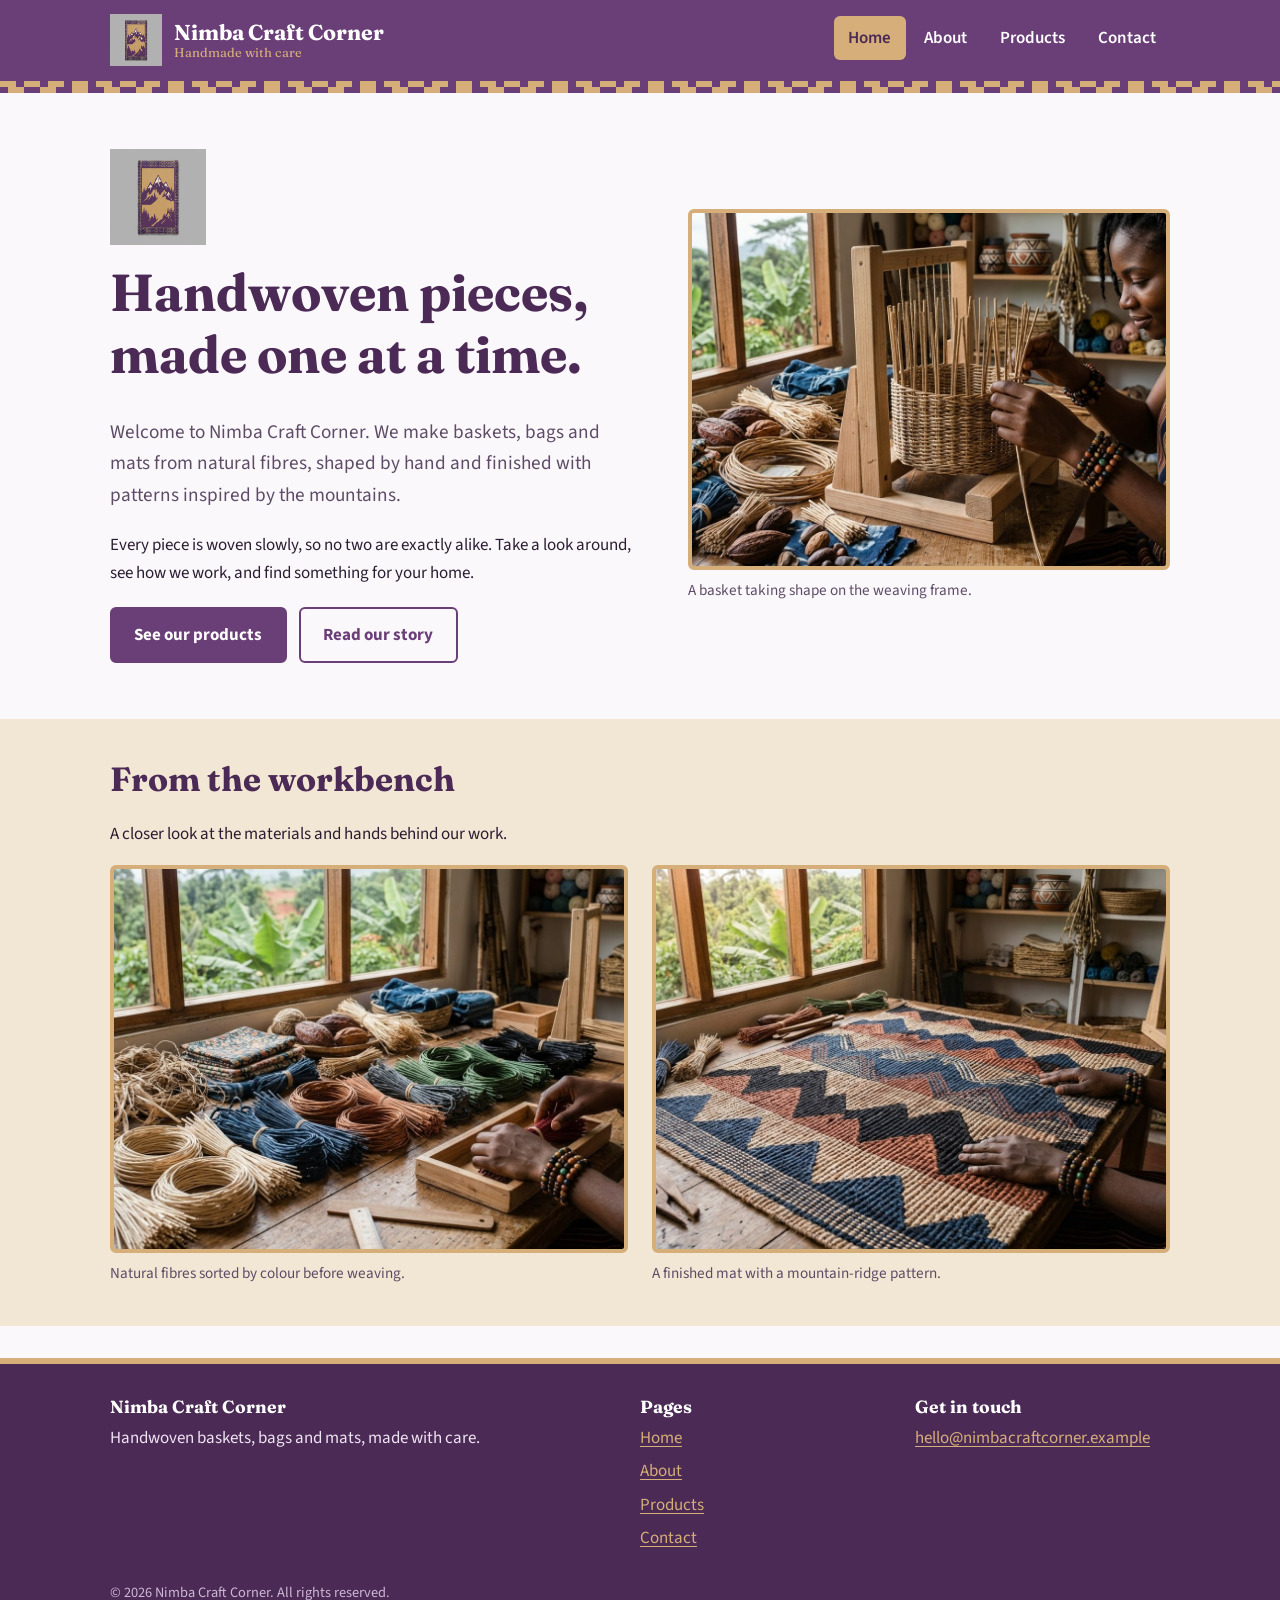
<file: index.html>
<!DOCTYPE html>
<html lang="en">
<head>
  <meta charset="UTF-8">
  <meta name="viewport" content="width=device-width, initial-scale=1.0">
  <meta name="description" content="Nimba Craft Corner makes handwoven baskets, bags and mats by hand.">
  <title>Home | Nimba Craft Corner</title>
  <link rel="preconnect" href="https://fonts.googleapis.com">
  <link rel="preconnect" href="https://fonts.gstatic.com" crossorigin>
  <link href="https://fonts.googleapis.com/css2?family=Fraunces:wght@600;700&family=Source+Sans+3:wght@400;600;700&display=swap" rel="stylesheet">
  <link rel="stylesheet" href="style.css">
</head>
<body>

  <header class="site-header">
    <div class="header-inner">
      <a class="brand" href="index.html">
        <img src="logo.jpg" alt="Nimba Craft Corner logo: a mountain inside a woven square">
        <span class="brand-name">Nimba Craft Corner<span>Handmade with care</span></span>
      </a>
      <nav aria-label="Main navigation">
        <ul class="nav-list">
          <li><a href="index.html" aria-current="page">Home</a></li>
          <li><a href="about.html">About</a></li>
          <li><a href="service.html">Products</a></li>
          <li><a href="contact.html">Contact</a></li>
        </ul>
      </nav>
    </div>
  </header>

  <main>
    <div class="container">
      <section class="hero" aria-labelledby="welcome">
        <div>
          <img class="hero-logo" src="logo.jpg" alt="Nimba Craft Corner logo">
          <h1 id="welcome">Handwoven pieces, made one at a time.</h1>
          <p class="lead">Welcome to Nimba Craft Corner. We make baskets, bags and mats from natural fibres, shaped by hand and finished with patterns inspired by the mountains.</p>
          <p>Every piece is woven slowly, so no two are exactly alike. Take a look around, see how we work, and find something for your home.</p>
          <div class="button-row">
            <a class="button" href="service.html">See our products</a>
            <a class="button button-light" href="about.html">Read our story</a>
          </div>
        </div>
        <figure>
          <img class="photo" src="craft-photo-1.jpg"alt="craft-photo-1.jpg">
          <figcaption>A basket taking shape on the weaving frame.</figcaption>
        </figure>
      </section>
    </div>

    <section class="section section-tint" aria-labelledby="workbench">
      <div class="container">
        <h2 id="workbench">From the workbench</h2>
        <p>A closer look at the materials and hands behind our work.</p>
        <div class="photo-pair">
          <figure>
            <img class="photo" src="craft-photo-2.jpg" alt="craft-photo-1.jpg">
            <figcaption>Natural fibres sorted by colour before weaving.</figcaption>
          </figure>
          <figure>
            <img class="photo" src="craft-photo-3.jpg" alt="craft-photo-2.jpg">
            <figcaption>A finished mat with a mountain-ridge pattern.</figcaption>
          </figure>
        </div>
      </div>
    </section>
  </main>

  <footer class="site-footer">
    <div class="container">
      <div class="footer-grid">
        <div>
          <h2>Nimba Craft Corner</h2>
          <p>Handwoven baskets, bags and mats, made with care.</p>
        </div>
        <nav aria-label="Footer navigation">
          <h2>Pages</h2>
          <ul>
            <li><a href="index.html">Home</a></li>
            <li><a href="about.html">About</a></li>
            <li><a href="service.html">Products</a></li>
            <li><a href="contact.html">Contact</a></li>
          </ul>
        </nav>
        <div>
          <h2>Get in touch</h2>
          <p><a href="mailto:hello@nimbacraftcorner.example">hello@nimbacraftcorner.example</a></p>
        </div>
      </div>
      <p class="copyright">&copy; 2026 Nimba Craft Corner. All rights reserved.</p>
    </div>
  </footer>

</body>
</html>
</file>
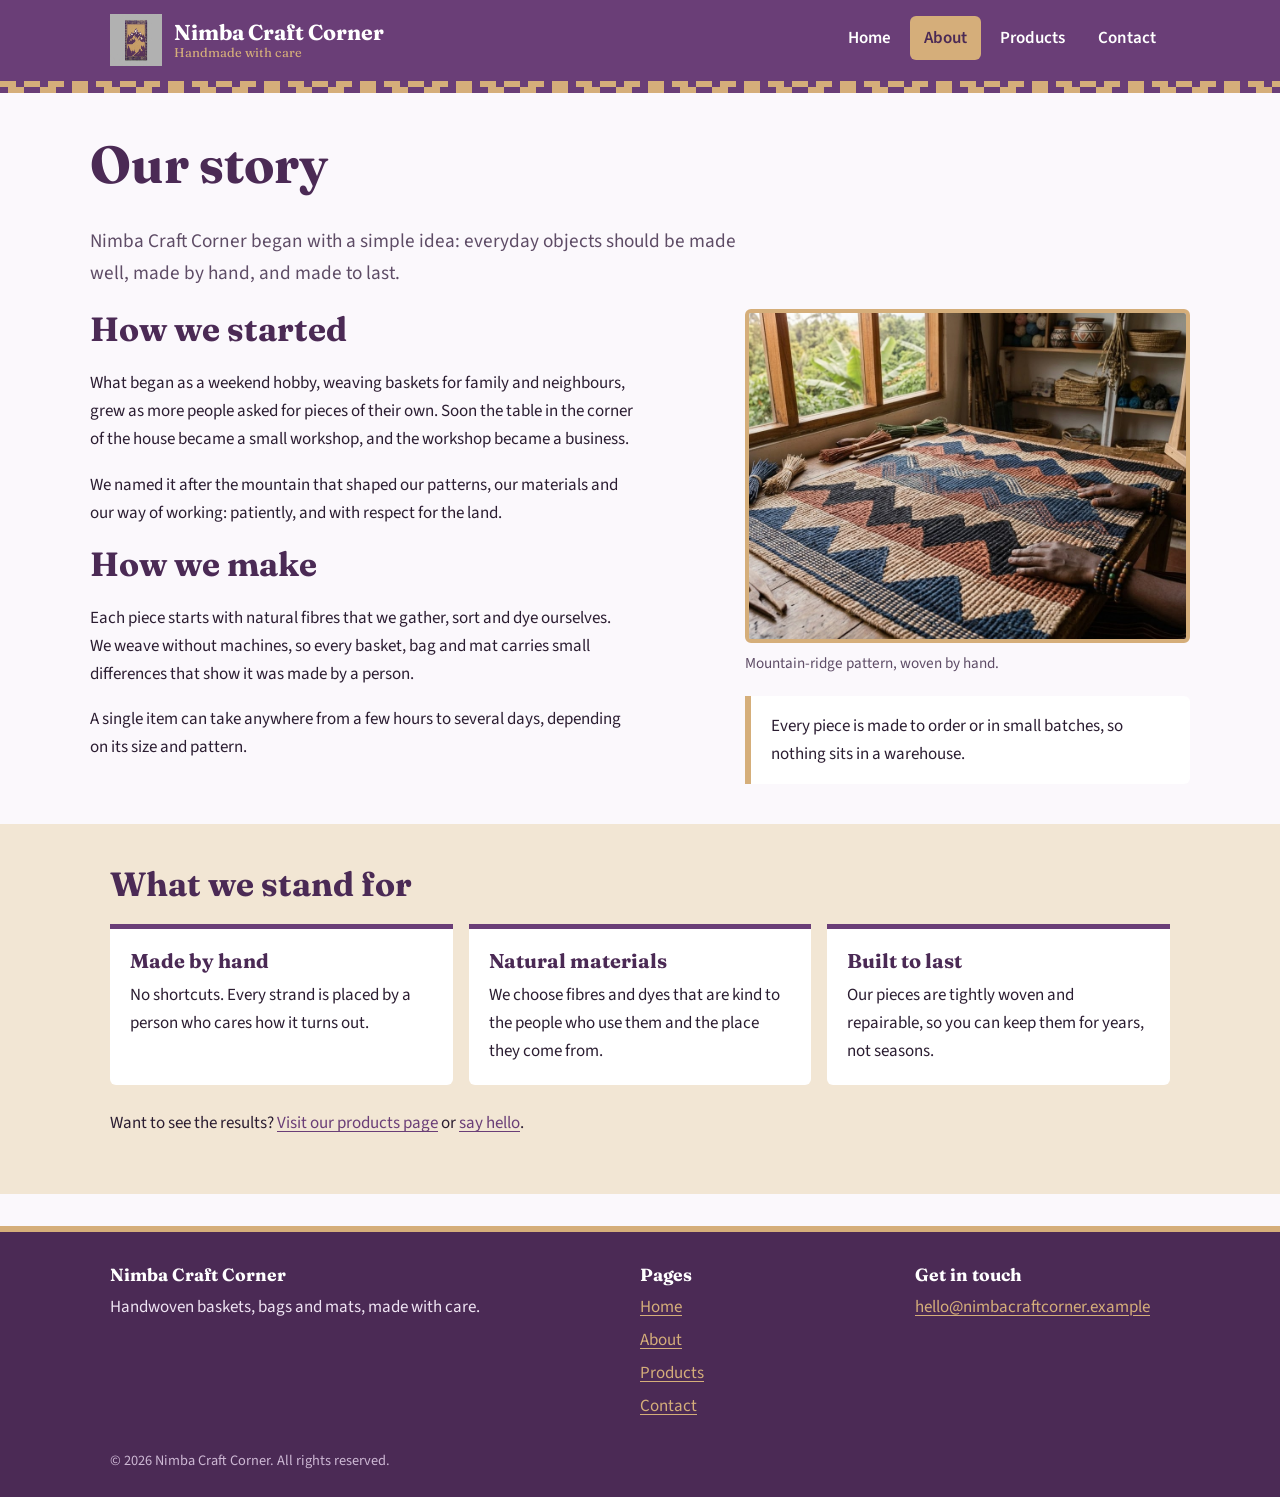
<file: about.html>
<!DOCTYPE html>
<html lang="en">
<head>
  <meta charset="UTF-8">
  <meta name="viewport" content="width=device-width, initial-scale=1.0">
  <meta name="description" content="The story behind Nimba Craft Corner and the people who make each piece.">
  <title>About | Nimba Craft Corner</title>
  <link rel="preconnect" href="https://fonts.googleapis.com">
  <link rel="preconnect" href="https://fonts.gstatic.com" crossorigin>
  <link href="https://fonts.googleapis.com/css2?family=Fraunces:wght@600;700&family=Source+Sans+3:wght@400;600;700&display=swap" rel="stylesheet">
  <link rel="stylesheet" href="style.css">
</head>
<body>

  <header class="site-header">
    <div class="header-inner">
      <a class="brand" href="index.html">
        <img src="logo.jpg" alt="Nimba Craft Corner logo: a mountain inside a woven square">
        <span class="brand-name">Nimba Craft Corner<span>Handmade with care</span></span>
      </a>
      <nav aria-label="Main navigation">
        <ul class="nav-list">
          <li><a href="index.html">Home</a></li>
          <li><a href="about.html" aria-current="page">About</a></li>
          <li><a href="service.html">Products</a></li>
          <li><a href="contact.html">Contact</a></li>
        </ul>
      </nav>
    </div>
  </header>

  <main>
    <div class="container section">
      <h1>Our story</h1>
      <p class="lead">Nimba Craft Corner began with a simple idea: everyday objects should be made well, made by hand, and made to last.</p>

      <div class="story-grid">
        <article>
          <section aria-labelledby="beginning">
            <h2 id="beginning">How we started</h2>
            <p>What began as a weekend hobby, weaving baskets for family and neighbours, grew as more people asked for pieces of their own. Soon the table in the corner of the house became a small workshop, and the workshop became a business.</p>
            <p>We named it after the mountain that shaped our patterns, our materials and our way of working: patiently, and with respect for the land.</p>
          </section>

          <section aria-labelledby="making">
            <h2 id="making">How we make</h2>
            <p>Each piece starts with natural fibres that we gather, sort and dye ourselves. We weave without machines, so every basket, bag and mat carries small differences that show it was made by a person.</p>
            <p>A single item can take anywhere from a few hours to several days, depending on its size and pattern.</p>
          </section>
        </article>

        <aside>
          <figure>
            <img class="photo" src="craft-photo-3.jpg" alt="craft-photo-2.jpg">
            <figcaption>Mountain-ridge pattern, woven by hand.</figcaption>
          </figure>
          <div class="callout" style="margin-top:1.25rem;">
            <p>Every piece is made to order or in small batches, so nothing sits in a warehouse.</p>
          </div>
        </aside>
      </div>
    </div>

    <section class="section section-tint" aria-labelledby="values-title">
      <div class="container">
        <h2 id="values-title">What we stand for</h2>
        <div class="values">
          <div class="value">
            <h3>Made by hand</h3>
            <p>No shortcuts. Every strand is placed by a person who cares how it turns out.</p>
          </div>
          <div class="value">
            <h3>Natural materials</h3>
            <p>We choose fibres and dyes that are kind to the people who use them and the place they come from.</p>
          </div>
          <div class="value">
            <h3>Built to last</h3>
            <p>Our pieces are tightly woven and repairable, so you can keep them for years, not seasons.</p>
          </div>
        </div>
        <p style="margin-top:1.5rem;">Want to see the results? <a href="service.html">Visit our products page</a> or <a href="contact.html">say hello</a>.</p>
      </div>
    </section>
  </main>

  <footer class="site-footer">
    <div class="container">
      <div class="footer-grid">
        <div>
          <h2>Nimba Craft Corner</h2>
          <p>Handwoven baskets, bags and mats, made with care.</p>
        </div>
        <nav aria-label="Footer navigation">
          <h2>Pages</h2>
          <ul>
            <li><a href="index.html">Home</a></li>
            <li><a href="about.html">About</a></li>
            <li><a href="service.html">Products</a></li>
            <li><a href="contact.html">Contact</a></li>
          </ul>
        </nav>
        <div>
          <h2>Get in touch</h2>
          <p><a href="mailto:hello@nimbacraftcorner.example">hello@nimbacraftcorner.example</a></p>
        </div>
      </div>
      <p class="copyright">&copy; 2026 Nimba Craft Corner. All rights reserved.</p>
    </div>
  </footer>

</body>
</html>
</file>
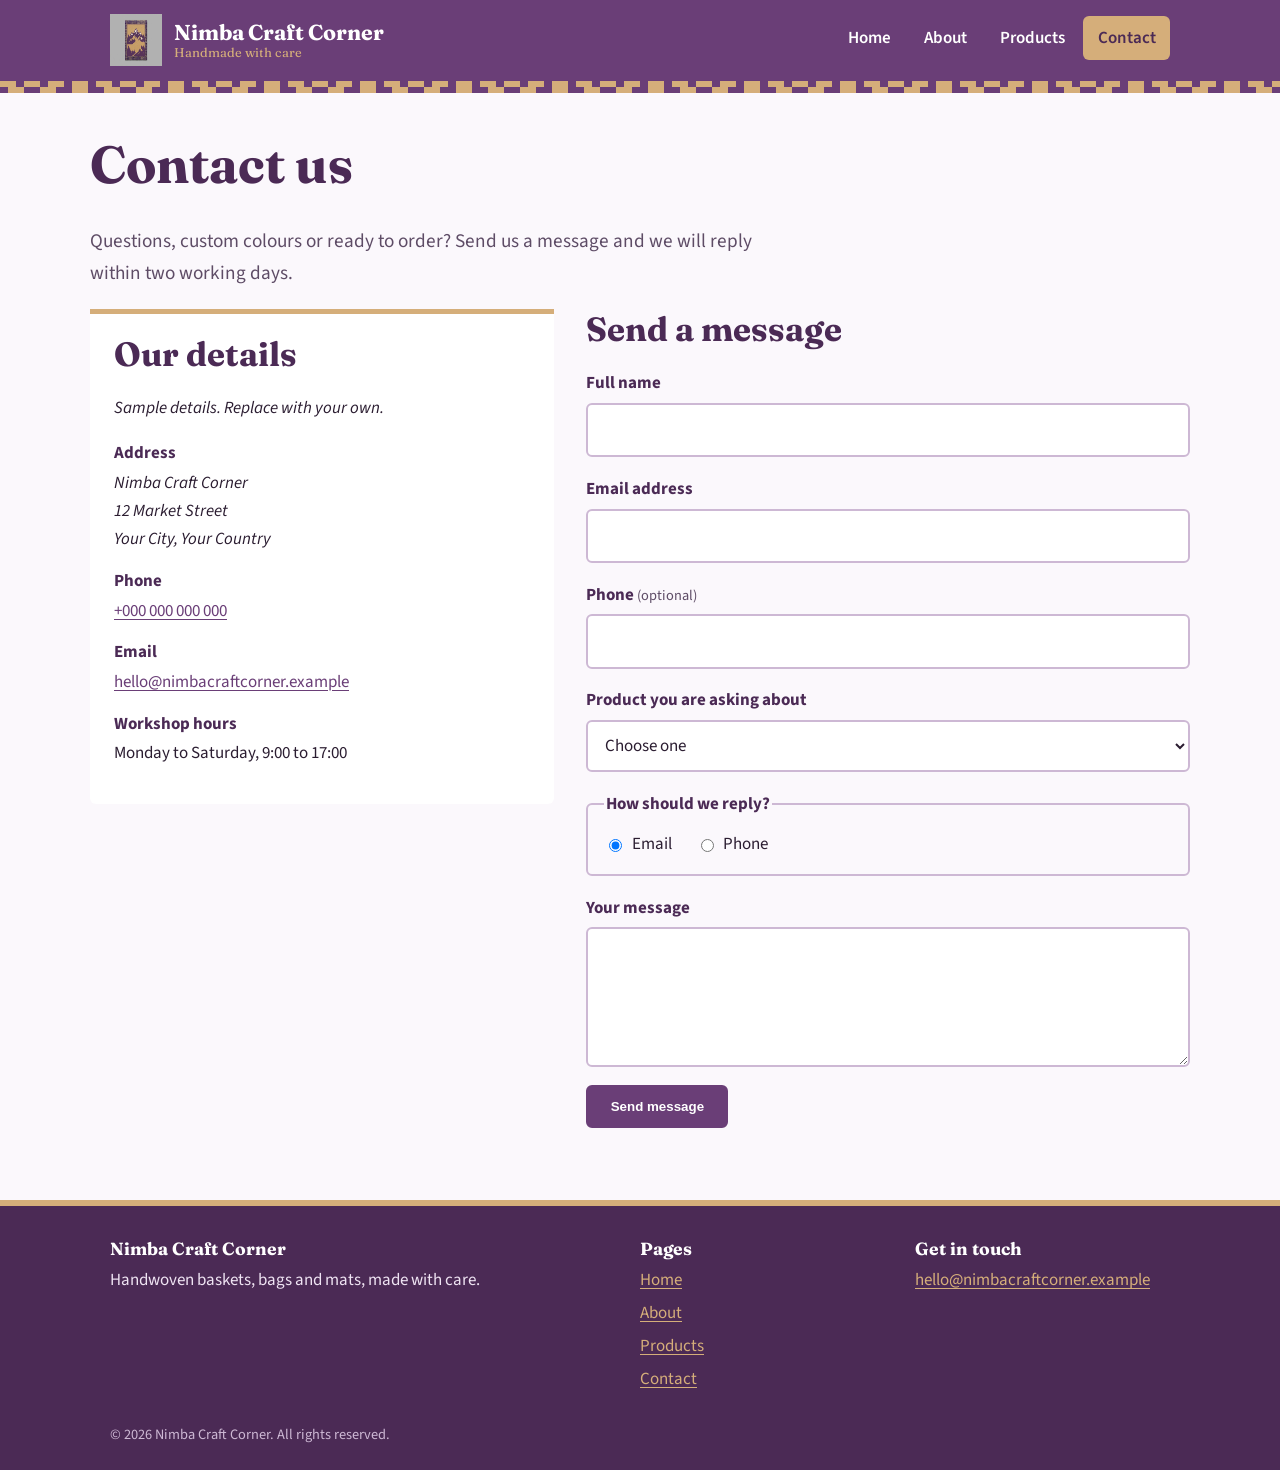
<file: contact.html>
<!DOCTYPE html>
<html lang="en">
<head>
  <meta charset="UTF-8">
  <meta name="viewport" content="width=device-width, initial-scale=1.0">
  <meta name="description" content="Contact Nimba Craft Corner to ask a question or place an order.">
  <title>Contact | Nimba Craft Corner</title>
  <link rel="preconnect" href="https://fonts.googleapis.com">
  <link rel="preconnect" href="https://fonts.gstatic.com" crossorigin>
  <link href="https://fonts.googleapis.com/css2?family=Fraunces:wght@600;700&family=Source+Sans+3:wght@400;600;700&display=swap" rel="stylesheet">
  <link rel="stylesheet" href="style.css">
</head>
<body>

  <header class="site-header">
    <div class="header-inner">
      <a class="brand" href="index.html">
        <img src="logo.jpg" alt="Nimba Craft Corner logo: a mountain inside a woven square">
        <span class="brand-name">Nimba Craft Corner<span>Handmade with care</span></span>
      </a>
      <nav aria-label="Main navigation">
        <ul class="nav-list">
          <li><a href="index.html">Home</a></li>
          <li><a href="about.html">About</a></li>
          <li><a href="service.html">Products</a></li>
          <li><a href="contact.html" aria-current="page">Contact</a></li>
        </ul>
      </nav>
    </div>
  </header>

  <main>
    <div class="container section">
      <h1>Contact us</h1>
      <p class="lead">Questions, custom colours or ready to order? Send us a message and we will reply within two working days.</p>

      <div class="contact-grid">

        <section class="contact-card" aria-labelledby="details-title">
          <h2 id="details-title">Our details</h2>
          <p><em>Sample details. Replace with your own.</em></p>
          <dl>
            <dt>Address</dt>
            <dd>
              <address>
                Nimba Craft Corner<br>
                12 Market Street<br>
                Your City, Your Country
              </address>
            </dd>
            <dt>Phone</dt>
            <dd><a href="tel:+000000000000">+000 000 000 000</a></dd>
            <dt>Email</dt>
            <dd><a href="mailto:hello@nimbacraftcorner.example">hello@nimbacraftcorner.example</a></dd>
            <dt>Workshop hours</dt>
            <dd>Monday to Saturday, 9:00 to 17:00</dd>
          </dl>
        </section>

        <section aria-labelledby="form-title">
          <h2 id="form-title">Send a message</h2>
          <form action="#" method="post">

            <div class="field">
              <label for="name">Full name</label>
              <input type="text" id="name" name="name" autocomplete="name" required>
            </div>

            <div class="field">
              <label for="email">Email address</label>
              <input type="email" id="email" name="email" autocomplete="email" required>
            </div>

            <div class="field">
              <label for="phone">Phone <span class="hint">(optional)</span></label>
              <input type="tel" id="phone" name="phone" autocomplete="tel">
            </div>

            <div class="field">
              <label for="product">Product you are asking about</label>
              <select id="product" name="product">
                <option value="">Choose one</option>
                <option value="basket">Storage basket</option>
                <option value="bag">Market bag</option>
                <option value="mat">Woven floor mat</option>
                <option value="custom">Custom order</option>
                <option value="other">Something else</option>
              </select>
            </div>

            <fieldset>
              <legend>How should we reply?</legend>
              <div class="radio-row">
                <label for="reply-email"><input type="radio" id="reply-email" name="reply" value="email" checked> Email</label>
                <label for="reply-phone"><input type="radio" id="reply-phone" name="reply" value="phone"> Phone</label>
              </div>
            </fieldset>

            <div class="field">
              <label for="message">Your message</label>
              <textarea id="message" name="message" required></textarea>
            </div>

            <div>
              <button class="button" type="submit">Send message</button>
            </div>
          </form>
        </section>

      </div>
    </div>
  </main>

  <footer class="site-footer">
    <div class="container">
      <div class="footer-grid">
        <div>
          <h2>Nimba Craft Corner</h2>
          <p>Handwoven baskets, bags and mats, made with care.</p>
        </div>
        <nav aria-label="Footer navigation">
          <h2>Pages</h2>
          <ul>
            <li><a href="index.html">Home</a></li>
            <li><a href="about.html">About</a></li>
            <li><a href="service.html">Products</a></li>
            <li><a href="contact.html">Contact</a></li>
          </ul>
        </nav>
        <div>
          <h2>Get in touch</h2>
          <p><a href="mailto:hello@nimbacraftcorner.example">hello@nimbacraftcorner.example</a></p>
        </div>
      </div>
      <p class="copyright">&copy; 2026 Nimba Craft Corner. All rights reserved.</p>
    </div>
  </footer>

</body>
</html>
</file>
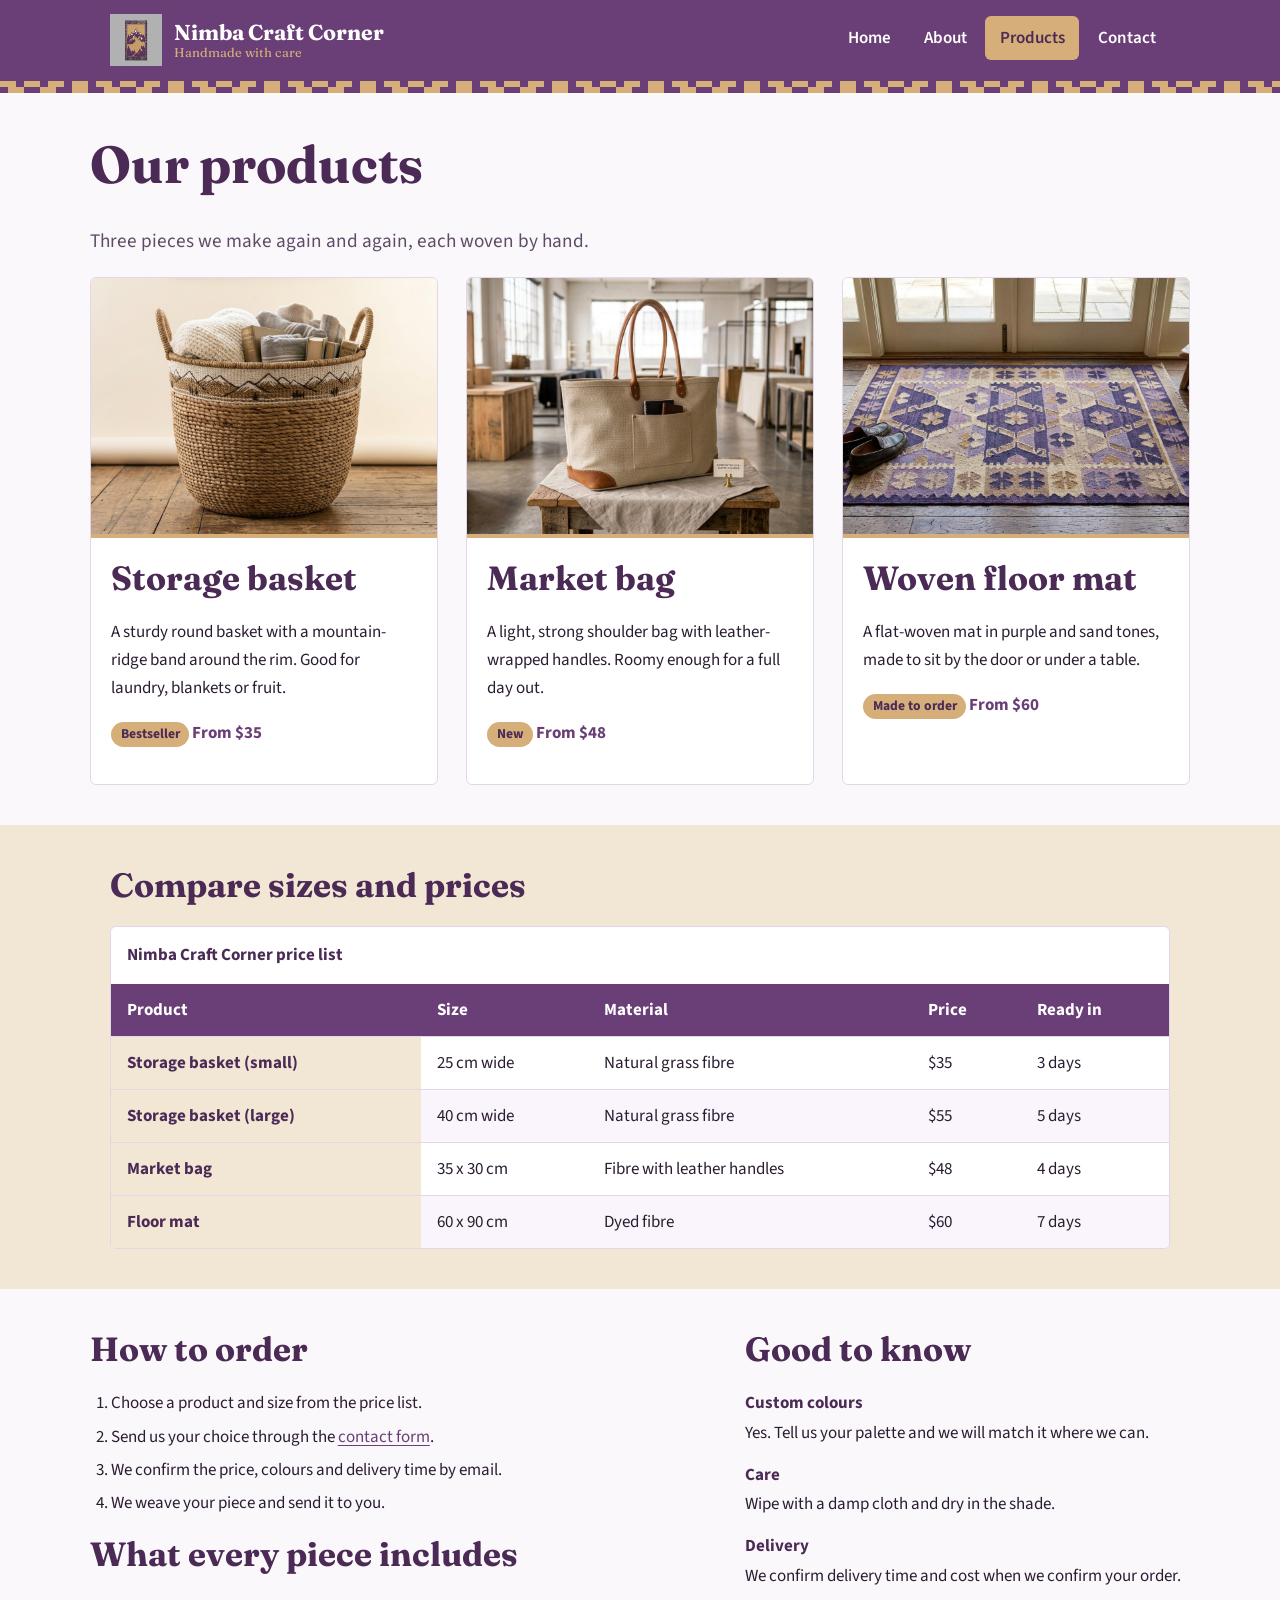
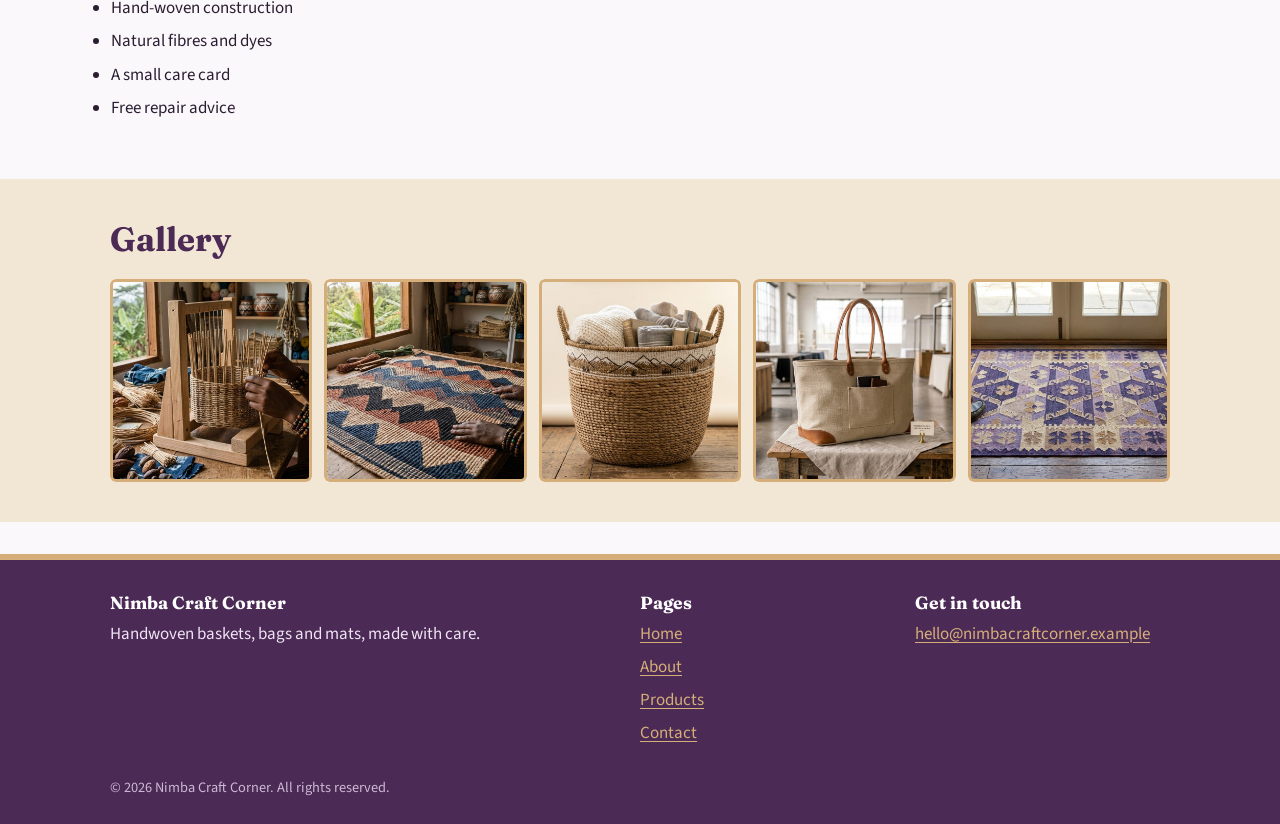
<file: service.html>
<!DOCTYPE html>
<html lang="en">
<head>
  <meta charset="UTF-8">
  <meta name="viewport" content="width=device-width, initial-scale=1.0">
  <meta name="description" content="Handwoven baskets, bags and mats from Nimba Craft Corner, with prices and how to order.">
  <title>Products | Nimba Craft Corner</title>
  <link rel="preconnect" href="https://fonts.googleapis.com">
  <link rel="preconnect" href="https://fonts.gstatic.com" crossorigin>
  <link href="https://fonts.googleapis.com/css2?family=Fraunces:wght@600;700&family=Source+Sans+3:wght@400;600;700&display=swap" rel="stylesheet">
  <link rel="stylesheet" href="style.css">
</head>
<body>

  <header class="site-header">
    <div class="header-inner">
      <a class="brand" href="index.html">
        <img src="logo.jpg" alt="Nimba Craft Corner logo: a mountain inside a woven square">
        <span class="brand-name">Nimba Craft Corner<span>Handmade with care</span></span>
      </a>
      <nav aria-label="Main navigation">
        <ul class="nav-list">
          <li><a href="index.html">Home</a></li>
          <li><a href="about.html">About</a></li>
          <li><a href="service.html" aria-current="page">Products</a></li>
          <li><a href="contact.html">Contact</a></li>
        </ul>
      </nav>
    </div>
  </header>

  <main>
    <div class="container section">
      <h1>Our products</h1>
      <p class="lead">Three pieces we make again and again, each woven by hand.</p>

      <div class="product-list">

        <article class="product">
          <a href="images/product-basket.jpg">
            <img class="photo" src="product-basket.jpg" alt="product-basket.jpg">
          </a>
          <div class="product-body">
            <h2>Storage basket</h2>
            <p>A sturdy round basket with a mountain-ridge band around the rim. Good for laundry, blankets or fruit.</p>
            <p><span class="tag">Bestseller</span> <span class="price">From $35</span></p>
          </div>
        </article>

        <article class="product">
          <a href="product-bag.jpg">
            <img class="photo" src="product-bag.jpg" alt="product-bag.jpg">
          </a>
          <div class="product-body">
            <h2>Market bag</h2>
            <p>A light, strong shoulder bag with leather-wrapped handles. Roomy enough for a full day out.</p>
            <p><span class="tag">New</span> <span class="price">From $48</span></p>
          </div>
        </article>

        <article class="product">
          <a href="product-mat.jpg">
            <img class="photo" src="product-mat.jpg" alt="product-mat.jpg">
          </a>
          <div class="product-body">
            <h2>Woven floor mat</h2>
            <p>A flat-woven mat in purple and sand tones, made to sit by the door or under a table.</p>
            <p><span class="tag">Made to order</span> <span class="price">From $60</span></p>
          </div>
        </article>

      </div>
    </div>

    <section class="section section-tint" aria-labelledby="compare">
      <div class="container">
        <h2 id="compare">Compare sizes and prices</h2>
        <div class="table-wrap">
          <table>
            <caption>Nimba Craft Corner price list</caption>
            <thead>
              <tr>
                <th scope="col">Product</th>
                <th scope="col">Size</th>
                <th scope="col">Material</th>
                <th scope="col">Price</th>
                <th scope="col">Ready in</th>
              </tr>
            </thead>
            <tbody>
              <tr>
                <th scope="row">Storage basket (small)</th>
                <td>25 cm wide</td>
                <td>Natural grass fibre</td>
                <td>$35</td>
                <td>3 days</td>
              </tr>
              <tr>
                <th scope="row">Storage basket (large)</th>
                <td>40 cm wide</td>
                <td>Natural grass fibre</td>
                <td>$55</td>
                <td>5 days</td>
              </tr>
              <tr>
                <th scope="row">Market bag</th>
                <td>35 x 30 cm</td>
                <td>Fibre with leather handles</td>
                <td>$48</td>
                <td>4 days</td>
              </tr>
              <tr>
                <th scope="row">Floor mat</th>
                <td>60 x 90 cm</td>
                <td>Dyed fibre</td>
                <td>$60</td>
                <td>7 days</td>
              </tr>
            </tbody>
          </table>
        </div>
      </div>
    </section>

    <div class="container section">
      <div class="story-grid">
        <section aria-labelledby="order-title">
          <h2 id="order-title">How to order</h2>
          <ol>
            <li>Choose a product and size from the price list.</li>
            <li>Send us your choice through the <a href="contact.html">contact form</a>.</li>
            <li>We confirm the price, colours and delivery time by email.</li>
            <li>We weave your piece and send it to you.</li>
          </ol>

          <h2>What every piece includes</h2>
          <ul>
            <li>Hand-woven construction</li>
            <li>Natural fibres and dyes</li>
            <li>A small care card</li>
            <li>Free repair advice</li>
          </ul>
        </section>

        <section aria-labelledby="faq-title">
          <h2 id="faq-title">Good to know</h2>
          <dl>
            <dt>Custom colours</dt>
            <dd>Yes. Tell us your palette and we will match it where we can.</dd>
            <dt>Care</dt>
            <dd>Wipe with a damp cloth and dry in the shade.</dd>
            <dt>Delivery</dt>
            <dd>We confirm delivery time and cost when we confirm your order.</dd>
          </dl>
        </section>
      </div>
    </div>

    <section class="section section-tint" aria-labelledby="gallery-title">
      <div class="container">
        <h2 id="gallery-title">Gallery</h2>
        
        <div class="gallery">
          <a href="images/craft-photo-1.jpg"><img src="craft-photo-1.jpg" alt="craft-photo-1.jpg"></a>
          <a href="images/craft-photo-2.jpg"><img src="craft-photo-3.jpg" alt="craft-photo-2.jpg"></a>
          <a href="images/product-basket.jpg"><img src="product-basket.jpg" alt="product-basket.jpg"></a>
          <a href="images/product-bag.jpg"><img src="product-bag.jpg" alt="product-bag.jpg"></a>
          <a href="images/product-mat.jpg"><img src="product-mat.jpg" alt="product-mat.jpg"></a>
        </div>
      </div>
    </section>
  </main>

  <footer class="site-footer">
    <div class="container">
      <div class="footer-grid">
        <div>
          <h2>Nimba Craft Corner</h2>
          <p>Handwoven baskets, bags and mats, made with care.</p>
        </div>
        <nav aria-label="Footer navigation">
          <h2>Pages</h2>
          <ul>
            <li><a href="index.html">Home</a></li>
            <li><a href="about.html">About</a></li>
            <li><a href="service.html">Products</a></li>
            <li><a href="contact.html">Contact</a></li>
          </ul>
        </nav>
        <div>
          <h2>Get in touch</h2>
          <p><a href="mailto:hello@nimbacraftcorner.example">hello@nimbacraftcorner.example</a></p>
        </div>
      </div>
      <p class="copyright">&copy; 2026 Nimba Craft Corner. All rights reserved.</p>
    </div>
  </footer>

</body>
</html>
</file>
<file: style.css>
/* ===== Nimba Craft Corner — shared styles ===== */

:root {
  --purple: #6A3E77;
  --purple-dark: #4B2A55;
  --tan: #D5AE7A;
  --tan-soft: #F2E6D4;
  --paper: #FBF8FC;
  --ink: #2B1D31;
  --muted: #5E4C66;
  --radius: 6px;
  --serif: "Fraunces", Georgia, "Times New Roman", serif;
  --sans: "Source Sans 3", "Segoe UI", Roboto, Arial, sans-serif;
}

*,
*::before,
*::after { box-sizing: border-box; }

html { scroll-behavior: smooth; }

body {
  margin: 0;
  font-family: var(--sans);
  font-size: 1.0625rem;
  line-height: 1.65;
  color: var(--ink);
  background: var(--paper);
}

img { max-width: 100%; height: auto; display: block; }

h1, h2, h3 {
  font-family: var(--serif);
  line-height: 1.2;
  color: var(--purple-dark);
  margin: 0 0 0.6em;
}
h1 { font-size: clamp(2rem, 6vw, 3.25rem); }
h2 { font-size: clamp(1.5rem, 4vw, 2.1rem); }
h3 { font-size: 1.25rem; }

p { margin: 0 0 1em; max-width: 68ch; }

a { color: var(--purple); text-underline-offset: 3px; }
a:hover { color: var(--purple-dark); }

:focus-visible {
  outline: 3px solid var(--tan);
  outline-offset: 3px;
}

/* ===== Header and navigation ===== */
.site-header {
  background: var(--purple);
  color: #fff;
  position: relative;
  padding-bottom: 12px; /* room for the woven band */
}

/* the woven band: two offset dash rows */
.site-header::after {
  content: "";
  position: absolute;
  left: 0; right: 0; bottom: 0;
  height: 12px;
  background:
    repeating-linear-gradient(90deg, var(--tan) 0 16px, transparent 16px 24px) 0 0 / 100% 6px no-repeat,
    repeating-linear-gradient(90deg, transparent 0 8px, var(--tan) 8px 24px, transparent 24px 32px) 0 6px / 100% 6px no-repeat;
}

.header-inner {
  max-width: 1100px;
  margin: 0 auto;
  padding: 0.9rem 1.25rem;
  display: flex;
  flex-wrap: wrap;
  align-items: center;
  justify-content: space-between;
  gap: 0.75rem 1.5rem;
}

.brand {
  display: flex;
  align-items: center;
  gap: 0.75rem;
  color: #fff;
  text-decoration: none;
}
.brand img { width: 52px; height: 52px; }
.brand-name {
  font-family: var(--serif);
  font-size: 1.35rem;
  font-weight: 700;
  line-height: 1.1;
}
.brand-name span { display: block; font-size: 0.8rem; font-weight: 400; color: var(--tan); }

.nav-list {
  list-style: none;
  margin: 0;
  padding: 0;
  display: flex;
  flex-wrap: wrap;
  gap: 0.25rem;
}
.nav-list a {
  display: block;
  padding: 0.5rem 0.9rem;
  color: #fff;
  text-decoration: none;
  border-radius: var(--radius);
  font-weight: 600;
}
.nav-list a:hover { background: var(--purple-dark); color: #fff; }
.nav-list a[aria-current="page"] {
  background: var(--tan);
  color: var(--purple-dark);
}

/* ===== Layout ===== */
.container {
  max-width: 1100px;
  margin: 0 auto;
  padding: 0 1.25rem;
}

.section { padding: 2.5rem 0; }
.section-tint { background: var(--tan-soft); }

.lead { font-size: 1.2rem; color: var(--muted); }

/* ===== Hero (home) ===== */
.hero {
  display: grid;
  gap: 2rem;
  padding: 2.5rem 0;
  align-items: center;
}
.hero-logo { width: 96px; height: 96px; margin-bottom: 1rem; }

.button {
  display: inline-block;
  padding: 0.75rem 1.4rem;
  border-radius: var(--radius);
  background: var(--purple);
  color: #fff;
  font-weight: 700;
  text-decoration: none;
  border: 2px solid var(--purple);
}
.button:hover { background: var(--purple-dark); border-color: var(--purple-dark); color: #fff; }
.button-light { background: transparent; color: var(--purple); }
.button-light:hover { background: var(--purple); color: #fff; }
.button-row { display: flex; flex-wrap: wrap; gap: 0.75rem; margin-top: 1.25rem; }

/* ===== Figures and photos ===== */
figure { margin: 0; }
figcaption { font-size: 0.95rem; color: var(--muted); padding-top: 0.5rem; }

.photo {
  width: 100%;
  aspect-ratio: 4 / 3;
  object-fit: cover;
  border-radius: var(--radius);
  background: var(--tan-soft);
  border: 4px solid var(--tan);
}

.photo-pair {
  display: grid;
  gap: 1.5rem;
}

/* ===== About page ===== */
.story-grid { display: grid; gap: 2rem; }

.callout {
  border-left: 6px solid var(--tan);
  background: #fff;
  padding: 1rem 1.25rem;
  border-radius: 0 var(--radius) var(--radius) 0;
}
.callout p { margin: 0; }

.values { display: grid; gap: 1rem; }
.value {
  background: #fff;
  border-top: 5px solid var(--purple);
  padding: 1.25rem;
  border-radius: 0 0 var(--radius) var(--radius);
}
.value h3 { margin-bottom: 0.4em; }
.value p { margin: 0; }

/* ===== Products / services ===== */
.product-list { display: grid; gap: 1.75rem; }

.product {
  background: #fff;
  border: 1px solid #e3d6e8;
  border-radius: var(--radius);
  overflow: hidden;
}
.product .photo { border: 0; border-radius: 0; border-bottom: 4px solid var(--tan); }
.product-body { padding: 1.25rem; }
.price { font-weight: 700; color: var(--purple); }

.tag {
  display: inline-block;
  background: var(--tan);
  color: var(--purple-dark);
  font-size: 0.85rem;
  font-weight: 700;
  padding: 0.1rem 0.6rem;
  border-radius: 999px;
}

ul, ol { padding-left: 1.3rem; margin: 0 0 1em; }
li { margin-bottom: 0.3em; }

dl { margin: 0 0 1em; }
dt { font-weight: 700; color: var(--purple-dark); margin-top: 0.8em; }
dd { margin: 0.1em 0 0 0; }

/* Table */
.table-wrap { overflow-x: auto; border-radius: var(--radius); border: 1px solid #e3d6e8; background: #fff; }
table { border-collapse: collapse; width: 100%; min-width: 560px; }
caption { text-align: left; padding: 0.9rem 1rem; font-weight: 700; color: var(--purple-dark); }
th, td { padding: 0.75rem 1rem; text-align: left; border-top: 1px solid #e3d6e8; }
thead th { background: var(--purple); color: #fff; border-top: 0; }
tbody th { background: var(--tan-soft); color: var(--purple-dark); }
tbody tr:nth-child(even) td { background: #faf5fc; }

/* Gallery */
.gallery {
  display: grid;
  grid-template-columns: repeat(2, 1fr);
  gap: 0.75rem;
}
.gallery a { display: block; border-radius: var(--radius); overflow: hidden; }
.gallery img {
  width: 100%;
  aspect-ratio: 1 / 1;
  object-fit: cover;
  background: var(--tan-soft);
  border: 3px solid var(--tan);
  border-radius: var(--radius);
  transition: transform 0.2s ease;
}
.gallery a:hover img { transform: scale(1.03); }

/* ===== Contact ===== */
.contact-grid { display: grid; gap: 2rem; }

.contact-card {
  background: #fff;
  border-top: 5px solid var(--tan);
  padding: 1.25rem 1.5rem;
  border-radius: 0 0 var(--radius) var(--radius);
}

form { display: grid; gap: 1.1rem; }
.field { display: grid; gap: 0.35rem; }
label, legend { font-weight: 700; color: var(--purple-dark); }
.hint { font-weight: 400; color: var(--muted); font-size: 0.9rem; }

input[type="text"],
input[type="email"],
input[type="tel"],
select,
textarea {
  width: 100%;
  font: inherit;
  padding: 0.7rem 0.8rem;
  border: 2px solid #cdb8d4;
  border-radius: var(--radius);
  background: #fff;
  color: var(--ink);
}
input:focus, select:focus, textarea:focus {
  outline: none;
  border-color: var(--purple);
  box-shadow: 0 0 0 3px rgba(213, 174, 122, 0.7);
}
textarea { min-height: 140px; resize: vertical; }

fieldset { border: 2px solid #cdb8d4; border-radius: var(--radius); padding: 0.75rem 1rem 1rem; margin: 0; }
.radio-row { display: flex; flex-wrap: wrap; gap: 0.5rem 1.5rem; }
.radio-row label { font-weight: 400; color: var(--ink); display: flex; align-items: center; gap: 0.4rem; }

/* ===== Footer ===== */
.site-footer {
  background: var(--purple-dark);
  color: #efe4f3;
  padding: 2rem 0 1.5rem;
  margin-top: 2rem;
  border-top: 6px solid var(--tan);
}
.footer-grid { display: grid; gap: 1.25rem; }
.site-footer a { color: var(--tan); }
.site-footer ul { list-style: none; padding: 0; margin: 0; }
.site-footer h2 { color: #fff; font-size: 1.1rem; margin-bottom: 0.4em; }
.copyright { margin: 1.5rem 0 0; font-size: 0.9rem; color: #cdb8d4; }

/* ===== Tablet and desktop ===== */
@media (min-width: 700px) {
  .photo-pair { grid-template-columns: 1fr 1fr; }
  .values { grid-template-columns: repeat(3, 1fr); }
  .gallery { grid-template-columns: repeat(3, 1fr); }
  .footer-grid { grid-template-columns: 2fr 1fr 1fr; }
}

@media (min-width: 900px) {
  .hero { grid-template-columns: 1.1fr 1fr; gap: 3rem; padding: 3.5rem 0; }
  .story-grid { grid-template-columns: 1.4fr 1fr; align-items: start; }
  .product-list { grid-template-columns: repeat(3, 1fr); }
  .contact-grid { grid-template-columns: 1fr 1.3fr; align-items: start; }
  .gallery { grid-template-columns: repeat(5, 1fr); }
}

@media (prefers-reduced-motion: reduce) {
  html { scroll-behavior: auto; }
  .gallery img { transition: none; }
}
</file>
